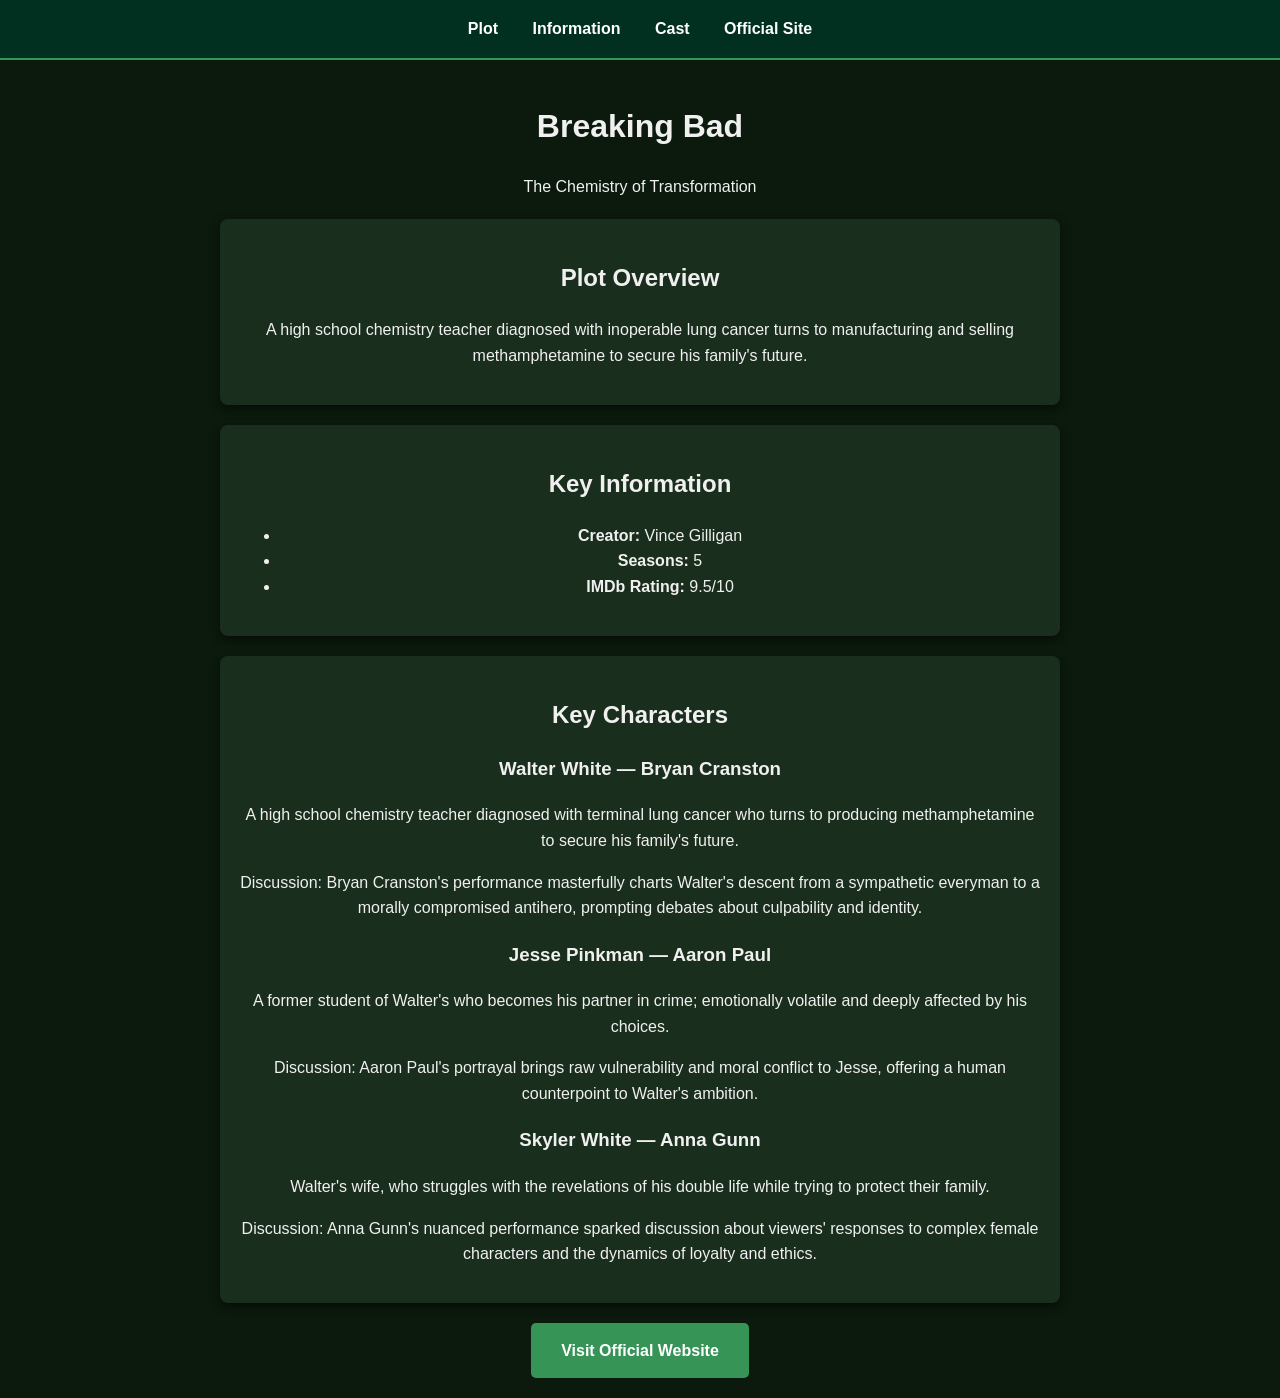
<file: chapter2/index.html>
<!DOCTYPE html>
<html lang="en">
<head>
    <meta charset="UTF-8">
    <meta name="viewport" content="width=device-width, initial-scale=1.0">
    <title>Breaking Bad Fan Page</title>
    <link rel="stylesheet" href="style.css">
</head>
<body>

    

    <nav class="navbar">
        <a href="#plot">Plot</a>
        <a href="#info">Information</a>
        <a href="#cast">Cast</a>
        <a href="#official">Official Site</a>
    </nav>

    <div class="main-container">
        <header>
            <h1>Breaking Bad</h1>
            <p class="tagline">The Chemistry of Transformation</p>
        </header>

        <section id="plot" class="content-section">
            <h2>Plot Overview</h2>
            <p>A high school chemistry teacher diagnosed with inoperable lung cancer turns to manufacturing and selling methamphetamine to secure his family's future.</p>
        </section>

        <section id="info" class="content-section">
            <h2>Key Information</h2>
            <ul>
                <li><strong>Creator:</strong> Vince Gilligan</li>
                <li><strong>Seasons:</strong> 5</li>
                <li><strong>IMDb Rating:</strong> 9.5/10</li>
            </ul>
        </section>

        <section id="cast" class="content-section">
            <h2>Key Characters</h2>
            <div class="cast-list">
                <article class="cast-card">
                    <h3>Walter White — Bryan Cranston</h3>
                    <p class="bio">A high school chemistry teacher diagnosed with terminal lung cancer who turns to producing methamphetamine to secure his family's future.</p>
                    <p class="discussion">Discussion: Bryan Cranston's performance masterfully charts Walter's descent from a sympathetic everyman to a morally compromised antihero, prompting debates about culpability and identity.</p>
                </article>

                <article class="cast-card">
                    <h3>Jesse Pinkman — Aaron Paul</h3>
                    <p class="bio">A former student of Walter's who becomes his partner in crime; emotionally volatile and deeply affected by his choices.</p>
                    <p class="discussion">Discussion: Aaron Paul's portrayal brings raw vulnerability and moral conflict to Jesse, offering a human counterpoint to Walter's ambition.</p>
                </article>

                <article class="cast-card">
                    <h3>Skyler White — Anna Gunn</h3>
                    <p class="bio">Walter's wife, who struggles with the revelations of his double life while trying to protect their family.</p>
                    <p class="discussion">Discussion: Anna Gunn's nuanced performance sparked discussion about viewers' responses to complex female characters and the dynamics of loyalty and ethics.</p>
                </article>
            </div>
        </section>

        <section id="official" class="footer-link">
            <a href="https://www.amc.com/shows/breaking-bad" target="_blank" class="btn-primary">Visit Official Website</a>
        </section>
    </div>

</body>
</html>
</file>
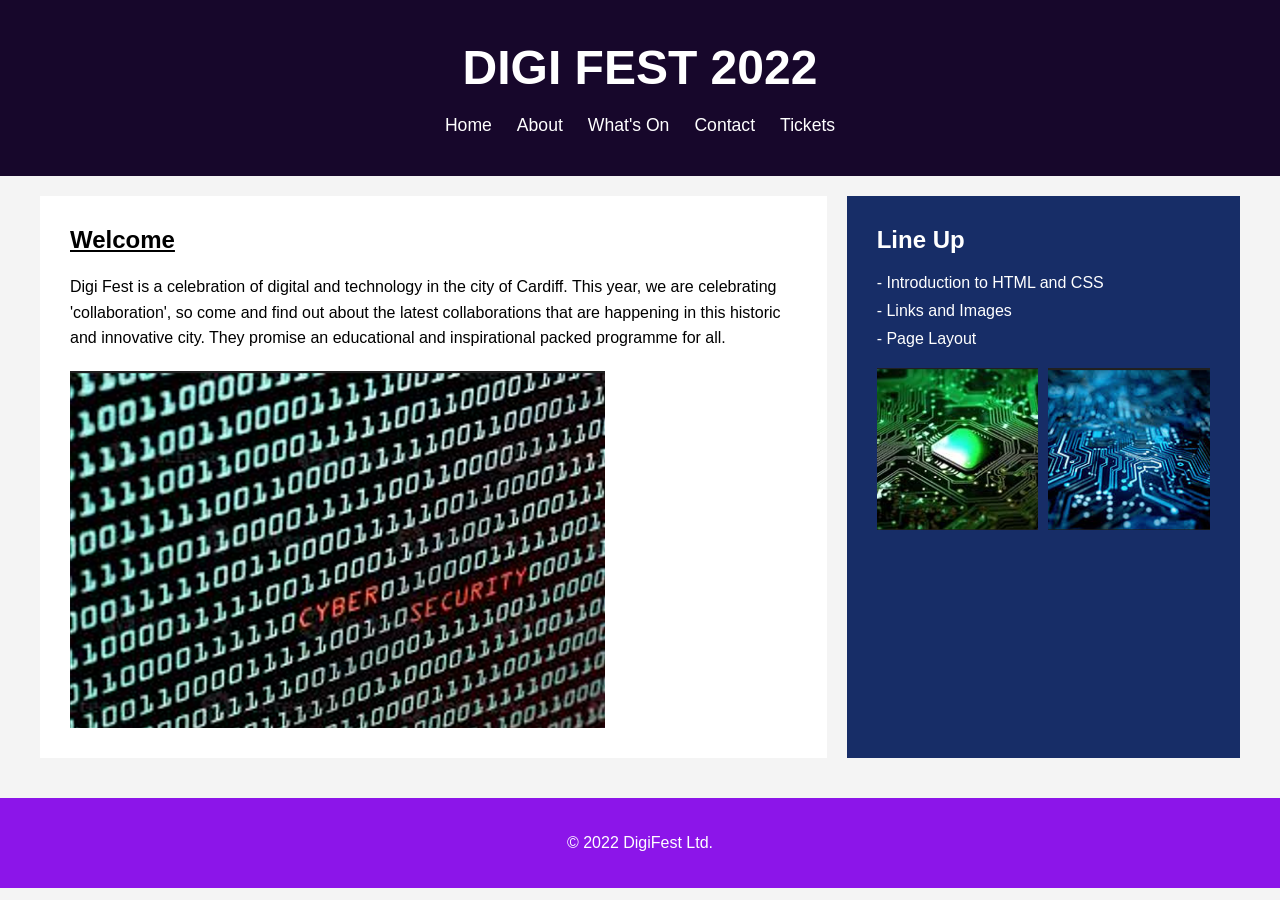
<file: chapter4/index.html>
<!DOCTYPE html>
<html lang="en">
<head>
    <meta charset="UTF-8">
    <meta name="viewport" content="width=device-width, initial-scale=1.0">
    <title>Digi Fest 2022</title>
    <link rel="stylesheet" href="style.css">
</head>
<body>

    <!-- Header Section: logo and navigation -->
    <header>
        <div class="header-content">
            <h1>DIGI FEST 2022</h1>
            <nav>
                <ul>
                    <li><a href="#">Home</a></li>
                    <li><a href="#">About</a></li>
                    <li><a href="#">What's On</a></li>
                    <li><a href="#">Contact</a></li>
                    <li><a href="#">Tickets</a></li>
                </ul>
            </nav>
        </div>
    </header>
    <main>
        <div class="main-container">
            <article class="welcome-content">
                <h2>Welcome</h2>
                <p>
                    Digi Fest is a celebration of digital and technology in the city of Cardiff. This year, we are
                    celebrating 'collaboration', so come and find out about the latest collaborations that are
                    happening in this historic and innovative city. They promise an educational and
                    inspirational packed programme for all.
                </p>
                <!-- Placeholder image for the main article. Replace with your image -->
                <img src="image 1.png" alt="Computer code on a screen" class="main-article-image">
            </article>

            <!-- Right Column: "Line Up" Content -->
            <aside class="line-up-content">
                <h2>Line Up</h2>
                <ul>
                    <li>- Introduction to HTML and CSS</li>
                    <li>- Links and Images</li>
                    <li>- Page Layout</li>
                </ul>
                <div class="line-up-images">
                    <img src="image 2.png" alt="Computer motherboards" class="lineup-image">
                    <img src="image 3.png" alt="Glowing circuit boards" class="lineup-image">
                </div>
            </aside>

        </div>
    </main>
    <footer>
        <p>&copy; 2022 DigiFest Ltd.</p>
    </footer>

</body>
</html>
</file>
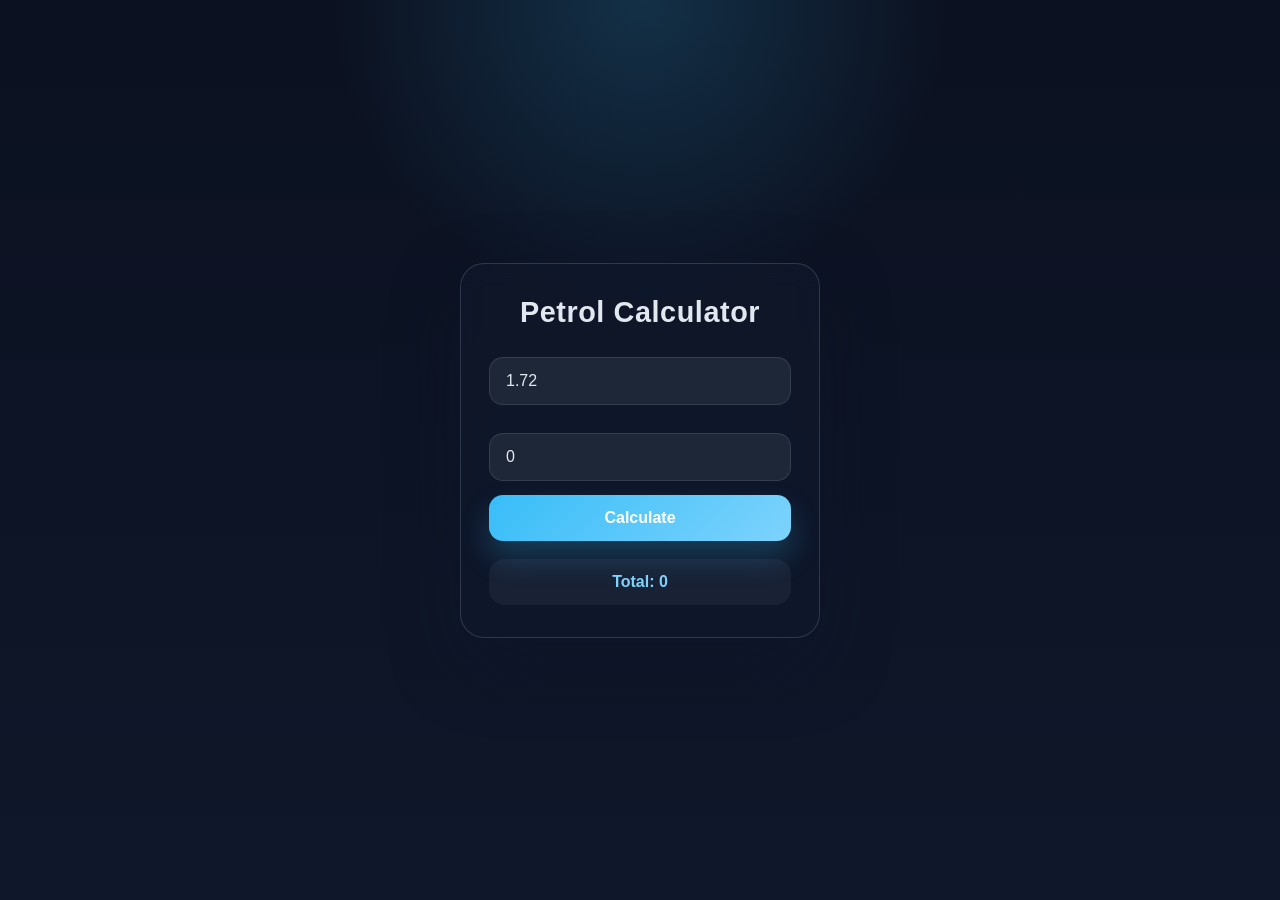
<file: chapter6/index.html>
<!DOCTYPE html>
<html>
<head>
  <title>Petrol Calculator</title>

  <style>
    :root {
      --bg: #0f172a;
      --card: rgba(15, 23, 42, 0.95);
      --text: #e2e8f0;
      --muted: #94a3b8;
      --accent: #38bdf8;
      --accent-strong: #7dd3fc;
      --border: rgba(148, 163, 184, 0.24);
      --shadow: 0 25px 70px rgba(15, 23, 42, 0.35);
    }

    * {
      box-sizing: border-box;
    }

    body {
      margin: 0;
      min-height: 100vh;
      font-family: 'Segoe UI', Tahoma, Geneva, Verdana, sans-serif;
      display: grid;
      place-items: center;
      background: radial-gradient(circle at top, rgba(56, 189, 248, 0.18), transparent 28%),
                  linear-gradient(180deg, #0b1120 0%, #0f172a 100%);
      color: var(--text);
      padding: 20px;
    }

    .container {
      width: min(360px, 100%);
      background: var(--card);
      border: 1px solid var(--border);
      border-radius: 24px;
      padding: 32px 28px;
      text-align: center;
      box-shadow: var(--shadow);
      backdrop-filter: blur(12px);
    }

    h3 {
      margin: 0 0 14px;
      font-size: 1.8rem;
      letter-spacing: 0.02em;
    }

    p {
      color: var(--muted);
      margin: 0;
    }

    input {
      width: 100%;
      margin: 14px 0;
      padding: 14px 16px;
      border-radius: 14px;
      border: 1px solid rgba(148, 163, 184, 0.18);
      background: rgba(226, 232, 240, 0.08);
      color: var(--text);
      font-size: 1rem;
      transition: border-color 0.2s ease, box-shadow 0.2s ease;
    }

    input::placeholder {
      color: rgba(226, 232, 240, 0.6);
    }

    input:focus {
      outline: none;
      border-color: var(--accent);
      box-shadow: 0 0 0 4px rgba(56, 189, 248, 0.14);
    }

    button {
      width: 100%;
      padding: 14px 16px;
      border: none;
      border-radius: 14px;
      background: linear-gradient(135deg, var(--accent), var(--accent-strong));
      color: white;
      font-size: 1rem;
      font-weight: 700;
      cursor: pointer;
      box-shadow: 0 16px 30px rgba(56, 189, 248, 0.24);
      transition: transform 0.2s ease, box-shadow 0.2s ease;
    }

    button:hover {
      transform: translateY(-1px);
      box-shadow: 0 20px 36px rgba(56, 189, 248, 0.28);
    }

    #result {
      margin-top: 18px;
      padding: 14px 16px;
      border-radius: 16px;
      background: rgba(148, 163, 184, 0.08);
      color: var(--accent-strong);
      font-weight: 700;
    }

    @media (max-width: 420px) {
      .container {
        padding: 24px 18px;
      }

      input,
      button {
        padding: 12px 14px;
      }
    }
  </style>
</head>

<body>

  <div class="container">

    <!-- Title -->
    <h3>Petrol Calculator</h3>

    <!-- Petrol price input (default 1.72) -->
    <input type="number" id="price" value="1.72">

    <!-- Liters input (default 0) -->
    <input type="number" id="liters" value="0">

    <!-- Calculate button -->
    <button onclick="calculate()">Calculate</button>

    <!-- Result display -->
    <p id="result">Total: 0</p>

  </div>

  <script>
    /* Function to calculate petrol cost */
    function calculate() {
      // Get values from inputs
      let price = document.getElementById("price").value;
      let liters = document.getElementById("liters").value;

      // Calculate total
      let total = price * liters;

      // Display result in paragraph
      document.getElementById("result").innerText = "Total: " + total;
    }
  </script>

</body>
</html>
</file>
<file: chapter2/style.css>
/* General Styling */
body {
    background-color: #0b1a0d; /* Dark green theme */
    color: #f0f0f0;
    font-family: 'Segoe UI', Arial, sans-serif;
    margin: 0;
    line-height: 1.6;
}

/* Navbar Styling */
.navbar {
    background-color: #023020;
    padding: 1rem;
    text-align: center;
    position: sticky;
    top: 0;
    border-bottom: 2px solid #369457;
}

.navbar a {
    color: white;
    text-decoration: none;
    margin: 0 15px;
    font-weight: bold;
}

/* Requirement: Class 1 - Content Sections */
.content-section {
    background-color: #1a2e1d;
    max-width: 800px;
    margin: 20px auto;
    padding: 20px;
    border-radius: 8px;
    box-shadow: 0 4px 10px rgba(0,0,0,0.5);
}

/* Requirement: Class 2 - Link Styled as a Button */
.btn-primary {
    display: inline-block;
    background-color: #369457;
    color: white;
    padding: 15px 30px;
    text-decoration: none;
    border-radius: 5px;
    font-weight: bold;
    transition: background 0.3s ease;
}

.btn-primary:hover {
    background-color: #266b3f;
    box-shadow: 0 0 15px #369457;
}

.main-container {
    padding: 20px;
    text-align: center;
}
</file>
<file: chapter4/style.css>
/* --- Global Styles --- */
body {
    font-family: 'Arial', sans-serif; /* Specified in instructions */
    color: #000000; /* Default text color */
    margin: 0;
    background-color: #f4f4f4; /* Light gray background for contrast */
}

/* --- Header Styles --- */
header {
    background-color: #17072b; /* Specified Header color */
    color: #ffffff; /* Specified Header text color */
    text-align: center;
    padding: 40px 0;
}

.header-content h1 {
    font-family: 'Tahoma', sans-serif; /* Specified Heading font */
    font-weight: 700;
    font-size: 3em;
    margin: 0 0 20px 0;
    text-transform: uppercase;
}

header nav ul {
    list-style: none;
    margin: 0;
    padding: 0;
    display: flex;
    justify-content: center;
    gap: 25px;
}

header nav a {
    text-decoration: none;
    color: #ffffff;
    font-size: 1.1em;
}

/* --- Main Content Styling --- */
main {
    padding: 20px;
}

.main-container {
    max-width: 1200px; /* Optional: limit width on large screens */
    margin: 0 auto;
    display: grid;
    grid-template-columns: 1fr; /* Default to single column for mobile */
    gap: 20px;
}

/* For larger screens (tablets and desktops), create two columns */
@media (min-width: 768px) {
    .main-container {
        grid-template-columns: 2fr 1fr; /* 2 parts left, 1 part right */
    }
}

/* Left Column Styling */
.welcome-content {
    background-color: #ffffff;
    padding: 30px;
}

.welcome-content h2 {
    font-family: 'Tahoma', sans-serif; /* Specified Heading font */
    text-decoration: underline; /* To match the image look */
    margin-top: 0;
}

.welcome-content p {
    line-height: 1.6;
    margin-bottom: 20px;
}

.main-article-image {
    max-width: 100%;
    height: auto;
    display: block;
    margin-top: 20px;
}

/* Right Column styling (Sidebar) */
.line-up-content {
    background-color: #172d67; /* Specified Sidebar color */
    color: #ffffff; /* Text color for the sidebar */
    padding: 30px;
}

.line-up-content h2 {
    font-family: 'Tahoma', sans-serif; /* Specified Heading font */
    margin-top: 0;
}

.line-up-content ul {
    list-style: none;
    padding: 0;
    margin: 20px 0;
}

.line-up-content li {
    margin-bottom: 10px;
}

.line-up-images {
    display: flex;
    gap: 10px;
    margin-top: 20px;
}

.lineup-image {
    width: calc(50% - 5px); /* Two images, accounting for gap */
    height: auto;
    aspect-ratio: 1 / 1; /* Make them square as requested */
    object-fit: cover; /* Crop to fit the square without distortion */
}

/* --- Footer Styles --- */
footer {
    background-color: #8c15e9; /* Specified Footer color */
    color: #ffffff; /* Footer text color */
    text-align: center;
    padding: 20px;
    margin-top: 20px;
}
</file>
